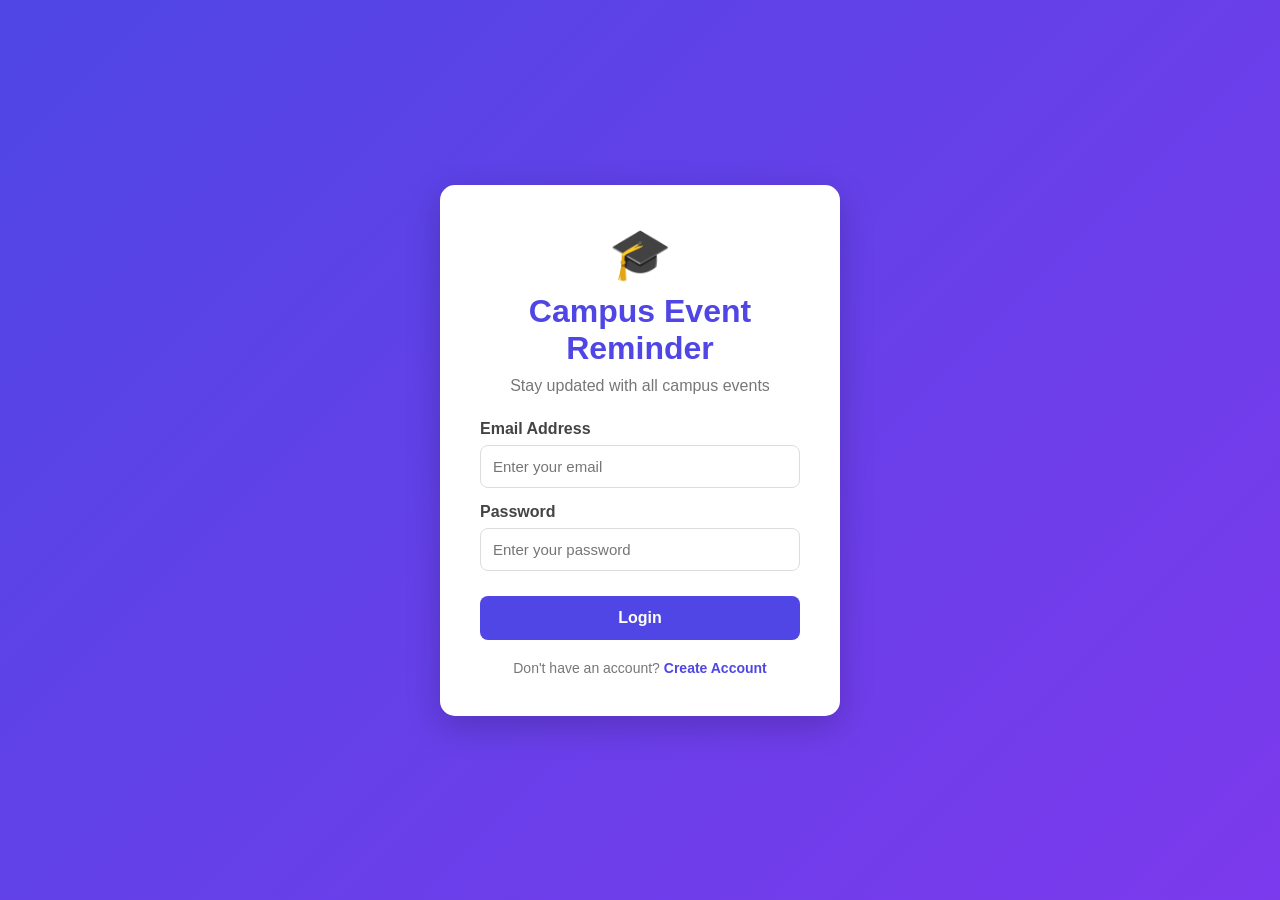
<file: index.html>
<!DOCTYPE html>
<html lang="en">
<head>
    <meta charset="UTF-8">
    <meta name="viewport" content="width=device-width, initial-scale=1.0">
    <title>Campus Event Reminder - Login</title>
    <link rel="stylesheet" href="style.css">
</head>
<body>

    <div class="login-container">

        <div class="login-box">
            <div class="logo">🎓</div>

            <h1>Campus Event Reminder</h1>
            <p class="subtitle">Stay updated with all campus events</p>

            <form action="events.html">

                <label for="email">Email Address</label>
                <input 
                    type="email" 
                    id="email" 
                    placeholder="Enter your email"
                    required
                >

                <label for="password">Password</label>
                <input 
                    type="password" 
                    id="password" 
                    placeholder="Enter your password"
                    required
                >

                <button type="submit" class="btn">
                    Login
                </button>

            </form>

            <p class="small-text">
                Don't have an account?
                <a href="#">Create Account</a>
            </p>
        </div>

    </div>

</body>
</html>
</file>
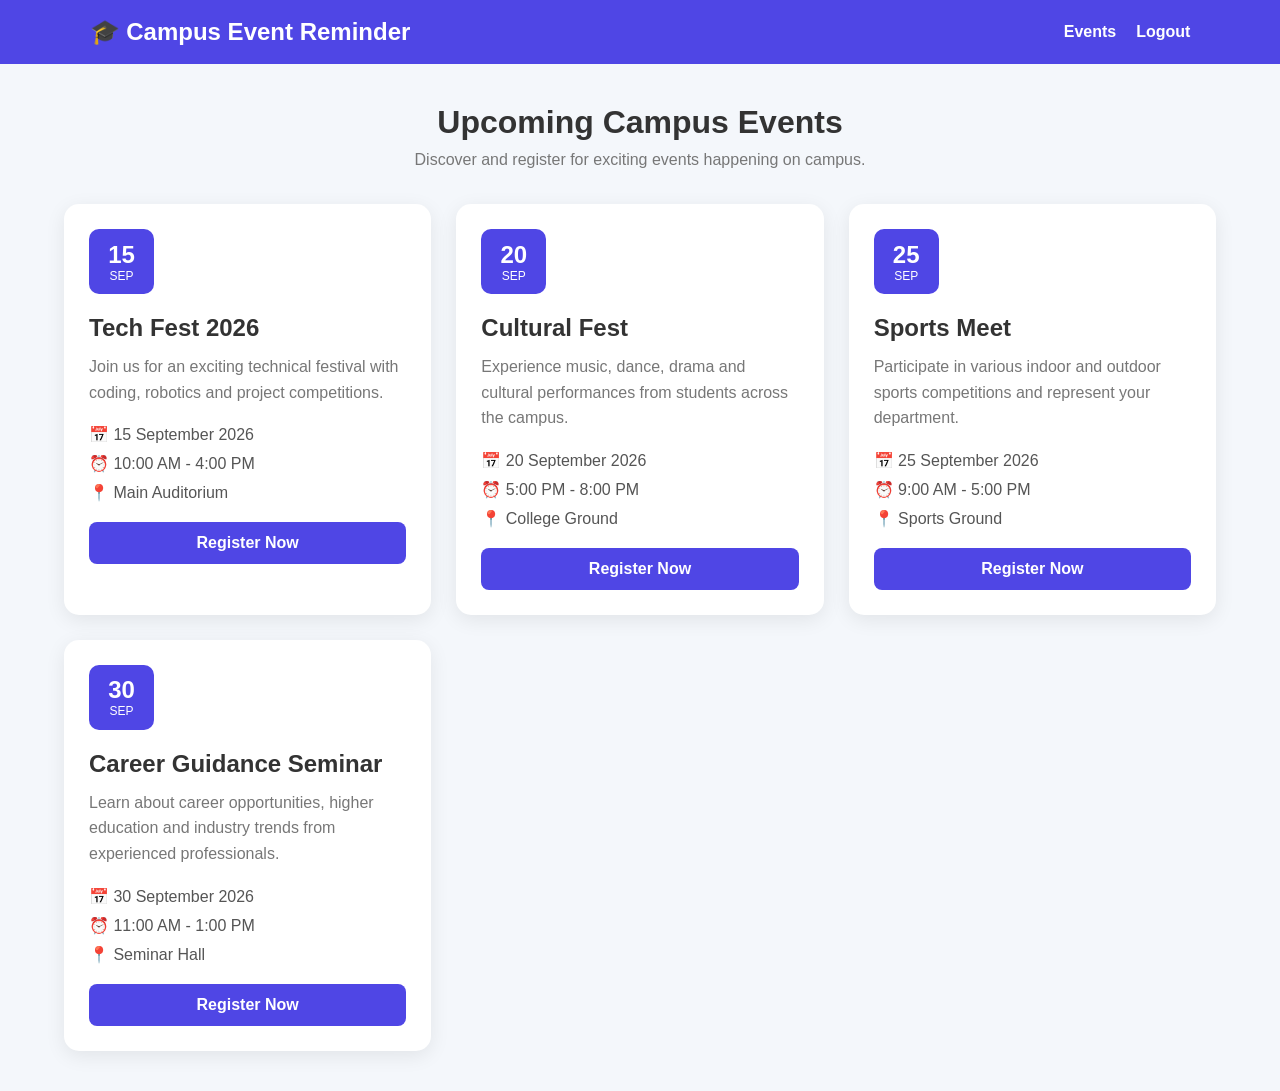
<file: events.html>
<!DOCTYPE html>
<html lang="en">
<head>
    <meta charset="UTF-8">
    <meta name="viewport" content="width=device-width, initial-scale=1.0">
    <title>Campus Events</title>
    <link rel="stylesheet" href="style.css">
</head>
<body>

    <header class="header">

        <div>
            <h1>🎓 Campus Event Reminder</h1>
        </div>

        <nav>
            <a href="events.html">Events</a>
            <a href="index.html">Logout</a>
        </nav>

    </header>

    <main class="event-container">

        <div class="welcome">
            <h2>Upcoming Campus Events</h2>
            <p>
                Discover and register for exciting events happening on campus.
            </p>
        </div>

        <div class="event-grid">

            <!-- Event 1 -->
            <div class="event-card">

                <div class="event-date">
                    <span>15</span>
                    <small>SEP</small>
                </div>

                <h2>Tech Fest 2026</h2>

                <p class="description">
                    Join us for an exciting technical festival with coding,
                    robotics and project competitions.
                </p>

                <div class="event-info">
                    📅 15 September 2026
                </div>

                <div class="event-info">
                    ⏰ 10:00 AM - 4:00 PM
                </div>

                <div class="event-info">
                    📍 Main Auditorium
                </div>

                <a href="register.html" class="register-btn">
                    Register Now
                </a>

            </div>


            <!-- Event 2 -->
            <div class="event-card">

                <div class="event-date">
                    <span>20</span>
                    <small>SEP</small>
                </div>

                <h2>Cultural Fest</h2>

                <p class="description">
                    Experience music, dance, drama and cultural performances
                    from students across the campus.
                </p>

                <div class="event-info">
                    📅 20 September 2026
                </div>

                <div class="event-info">
                    ⏰ 5:00 PM - 8:00 PM
                </div>

                <div class="event-info">
                    📍 College Ground
                </div>

                <a href="register.html" class="register-btn">
                    Register Now
                </a>

            </div>


            <!-- Event 3 -->
            <div class="event-card">

                <div class="event-date">
                    <span>25</span>
                    <small>SEP</small>
                </div>

                <h2>Sports Meet</h2>

                <p class="description">
                    Participate in various indoor and outdoor sports
                    competitions and represent your department.
                </p>

                <div class="event-info">
                    📅 25 September 2026
                </div>

                <div class="event-info">
                    ⏰ 9:00 AM - 5:00 PM
                </div>

                <div class="event-info">
                    📍 Sports Ground
                </div>

                <a href="register.html" class="register-btn">
                    Register Now
                </a>

            </div>


            <!-- Event 4 -->
            <div class="event-card">

                <div class="event-date">
                    <span>30</span>
                    <small>SEP</small>
                </div>

                <h2>Career Guidance Seminar</h2>

                <p class="description">
                    Learn about career opportunities, higher education
                    and industry trends from experienced professionals.
                </p>

                <div class="event-info">
                    📅 30 September 2026
                </div>

                <div class="event-info">
                    ⏰ 11:00 AM - 1:00 PM
                </div>

                <div class="event-info">
                    📍 Seminar Hall
                </div>

                <a href="register.html" class="register-btn">
                    Register Now
                </a>

            </div>

        </div>

    </main>

</body>
</html>
</file>
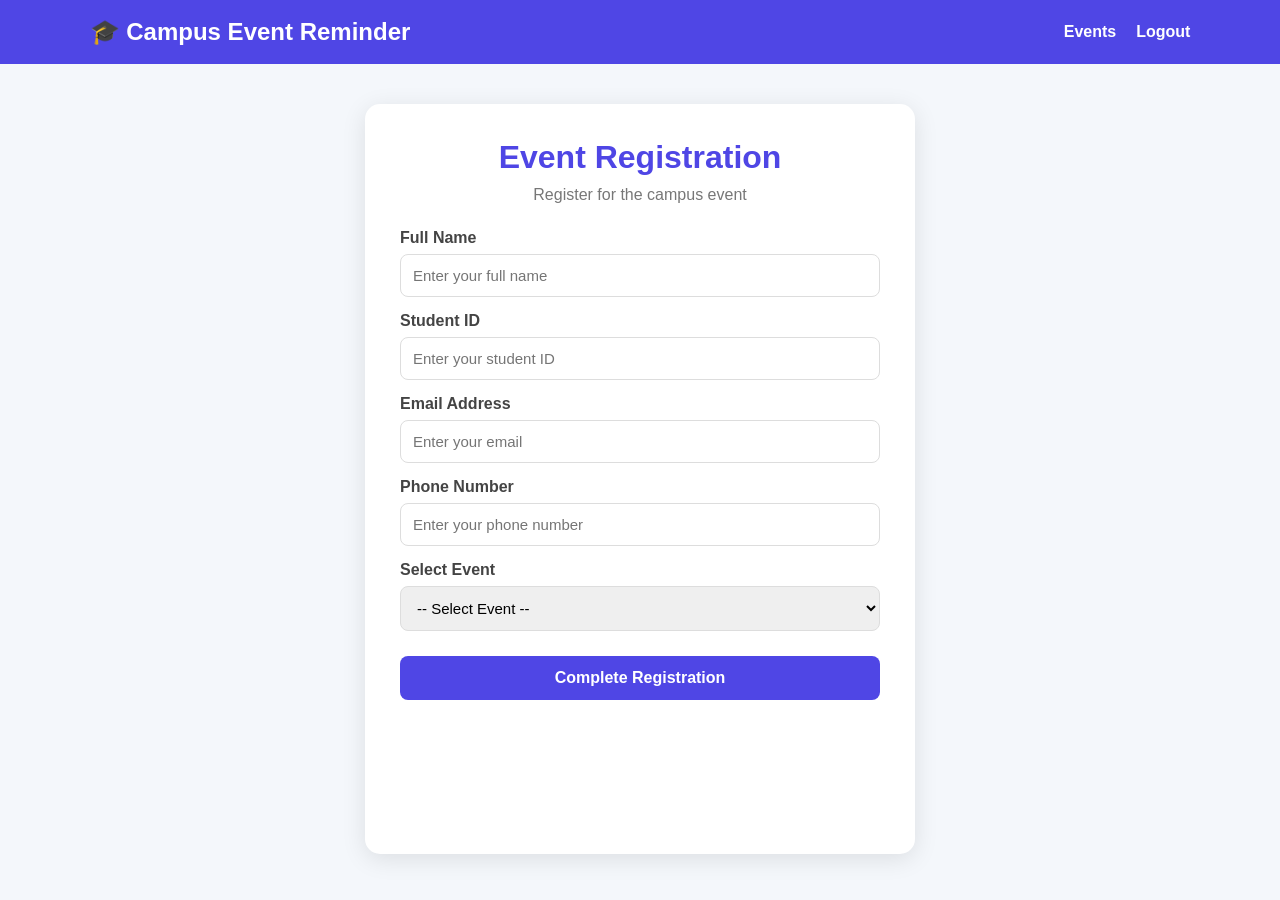
<file: register.html>
<!DOCTYPE html>
<html lang="en">
<head>
    <meta charset="UTF-8">
    <meta name="viewport" content="width=device-width, initial-scale=1.0">
    <title>Event Registration</title>
    <link rel="stylesheet" href="style.css">
</head>
<body>

    <header class="header">

        <h1>🎓 Campus Event Reminder</h1>

        <nav>
            <a href="events.html">Events</a>
            <a href="index.html">Logout</a>
        </nav>

    </header>


    <main class="registration-container">

        <div class="registration-box">

            <h1>Event Registration</h1>

            <p class="subtitle">
                Register for the campus event
            </p>

            <form action="success.html">

                <label for="name">Full Name</label>
                <input
                    type="text"
                    id="name"
                    placeholder="Enter your full name"
                    required
                >


                <label for="studentid">Student ID</label>
                <input
                    type="text"
                    id="studentid"
                    placeholder="Enter your student ID"
                    required
                >


                <label for="email">Email Address</label>
                <input
                    type="email"
                    id="email"
                    placeholder="Enter your email"
                    required
                >


                <label for="phone">Phone Number</label>
                <input
                    type="tel"
                    id="phone"
                    placeholder="Enter your phone number"
                    required
                >


                <label for="event">Select Event</label>

                <select id="event" required>

                    <option value="">
                        -- Select Event --
                    </option>

                    <option value="techfest">
                        Tech Fest 2026
                    </option>

                    <option value="cultural">
                        Cultural Fest
                    </option>

                    <option value="sports">
                        Sports Meet
                    </option>

                    <option value="career">
                        Career Guidance Seminar
                    </option>

                </select>

                <button type="submit" class="btn">
                    Complete Registration
                </button>

            </form>

        </div>

    </main>

</body>
</html>
</file>
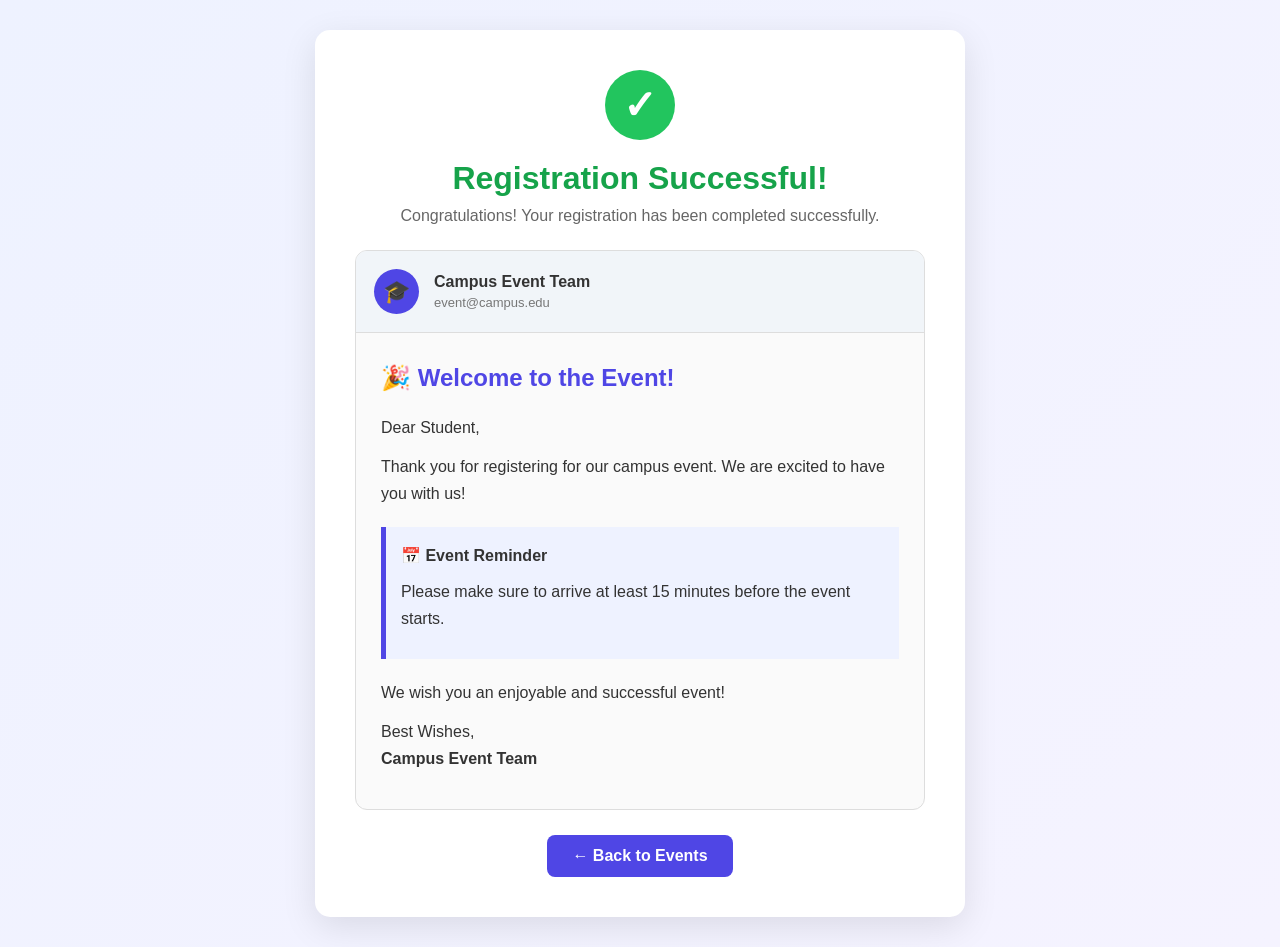
<file: success.html>
<!DOCTYPE html>
<html lang="en">
<head>
    <meta charset="UTF-8">
    <meta name="viewport" content="width=device-width, initial-scale=1.0">
    <title>Registration Successful</title>
    <link rel="stylesheet" href="style.css">
</head>
<body>

    <div class="success-container">

        <div class="success-box">

            <div class="success-icon">
                ✓
            </div>

            <h1>Registration Successful!</h1>

            <p class="success-message">
                Congratulations! Your registration has been completed
                successfully.
            </p>


            <!-- Email / Message Style -->
            <div class="message-card">

                <div class="message-header">
                    <div class="avatar">🎓</div>

                    <div>
                        <strong>Campus Event Team</strong>
                        <p>event@campus.edu</p>
                    </div>
                </div>


                <div class="message-body">

                    <h2>🎉 Welcome to the Event!</h2>

                    <p>
                        Dear Student,
                    </p>

                    <p>
                        Thank you for registering for our campus event.
                        We are excited to have you with us!
                    </p>

                    <div class="reminder">

                        <strong>📅 Event Reminder</strong>

                        <p>
                            Please make sure to arrive at least
                            15 minutes before the event starts.
                        </p>

                    </div>

                    <p>
                        We wish you an enjoyable and successful event!
                    </p>

                    <p>
                        Best Wishes,<br>
                        <strong>Campus Event Team</strong>
                    </p>

                </div>

            </div>


            <a href="events.html" class="back-btn">
                ← Back to Events
            </a>

        </div>

    </div>

</body>
</html>
</file>
<file: style.css>
/* =====================================
   GENERAL
===================================== */

* {
    margin: 0;
    padding: 0;
    box-sizing: border-box;
}

body {
    font-family: Arial, Helvetica, sans-serif;
    background: #f4f7fb;
    color: #333;
}

a {
    text-decoration: none;
}


/* =====================================
   LOGIN PAGE
===================================== */

.login-container {
    min-height: 100vh;
    display: flex;
    justify-content: center;
    align-items: center;

    background: linear-gradient(
        135deg,
        #4f46e5,
        #7c3aed
    );
}

.login-box {
    width: 400px;
    background: white;
    padding: 40px;
    border-radius: 15px;

    box-shadow: 0 10px 35px rgba(0, 0, 0, 0.2);

    text-align: center;
}

.logo {
    font-size: 50px;
    margin-bottom: 10px;
}

.login-box h1 {
    color: #4f46e5;
    margin-bottom: 10px;
}

.subtitle {
    color: #777;
    margin-bottom: 25px;
}


/* =====================================
   FORM
===================================== */

form {
    text-align: left;
}

label {
    display: block;
    margin-top: 15px;
    margin-bottom: 7px;
    font-weight: bold;
    color: #444;
}

input,
select,
textarea {
    width: 100%;
    padding: 12px;

    border: 1px solid #ddd;
    border-radius: 8px;

    font-size: 15px;
    outline: none;
}

input:focus,
select:focus,
textarea:focus {
    border-color: #4f46e5;

    box-shadow: 0 0 5px
        rgba(79, 70, 229, 0.2);
}

textarea {
    resize: vertical;
}


/* =====================================
   BUTTON
===================================== */

.btn {
    width: 100%;

    margin-top: 25px;

    padding: 13px;

    border: none;
    border-radius: 8px;

    background: #4f46e5;
    color: white;

    font-size: 16px;
    font-weight: bold;

    cursor: pointer;
}

.btn:hover {
    background: #3730a3;
}

.small-text {
    margin-top: 20px;
    color: #777;
    font-size: 14px;
}

.small-text a {
    color: #4f46e5;
    font-weight: bold;
}


/* =====================================
   HEADER
===================================== */

.header {
    background: #4f46e5;
    color: white;

    padding: 18px 7%;

    display: flex;
    justify-content: space-between;
    align-items: center;
}

.header h1 {
    font-size: 24px;
}

.header nav {
    display: flex;
    gap: 20px;
}

.header nav a {
    color: white;
    font-weight: bold;
}

.header nav a:hover {
    color: #ddd;
}


/* =====================================
   EVENTS PAGE
===================================== */

.event-container {
    width: 90%;
    max-width: 1200px;

    margin: 40px auto;
}

.welcome {
    text-align: center;
    margin-bottom: 35px;
}

.welcome h2 {
    font-size: 32px;
    color: #333;
    margin-bottom: 10px;
}

.welcome p {
    color: #777;
}


/* Event Grid */

.event-grid {
    display: grid;

    grid-template-columns:
        repeat(auto-fit, minmax(280px, 1fr));

    gap: 25px;
}


/* Event Card */

.event-card {
    background: white;

    padding: 25px;

    border-radius: 15px;

    box-shadow:
        0 5px 20px rgba(0, 0, 0, 0.08);

    transition: 0.3s;
}

.event-card:hover {
    transform: translateY(-5px);

    box-shadow:
        0 10px 25px rgba(0, 0, 0, 0.15);
}


/* Date */

.event-date {
    width: 65px;
    height: 65px;

    background: #4f46e5;
    color: white;

    border-radius: 10px;

    display: flex;
    flex-direction: column;

    justify-content: center;
    align-items: center;

    margin-bottom: 20px;
}

.event-date span {
    font-size: 24px;
    font-weight: bold;
}

.event-date small {
    font-size: 12px;
}

.event-card h2 {
    color: #333;
    margin-bottom: 12px;
}

.description {
    color: #777;
    line-height: 1.6;
    margin-bottom: 20px;
}

.event-info {
    margin: 10px 0;
    color: #555;
}


/* Register Button */

.register-btn {
    display: block;

    text-align: center;

    background: #4f46e5;
    color: white;

    padding: 12px;

    margin-top: 20px;

    border-radius: 8px;

    font-weight: bold;
}

.register-btn:hover {
    background: #3730a3;
}


/* =====================================
   REGISTRATION PAGE
===================================== */

.registration-container {
    min-height: calc(100vh - 70px);

    display: flex;
    justify-content: center;

    padding: 40px 20px;
}

.registration-box {
    width: 550px;

    background: white;

    padding: 35px;

    border-radius: 15px;

    box-shadow:
        0 5px 25px rgba(0, 0, 0, 0.1);
}

.registration-box h1 {
    color: #4f46e5;
    text-align: center;
    margin-bottom: 10px;
}

.registration-box .subtitle {
    text-align: center;
}


/* =====================================
   SUCCESS PAGE
===================================== */

.success-container {
    min-height: 100vh;

    display: flex;
    justify-content: center;
    align-items: center;

    background: linear-gradient(
        135deg,
        #eef2ff,
        #f5f3ff
    );

    padding: 30px;
}

.success-box {
    width: 650px;

    background: white;

    padding: 40px;

    border-radius: 15px;

    text-align: center;

    box-shadow:
        0 10px 35px rgba(0, 0, 0, 0.1);
}

.success-icon {
    width: 70px;
    height: 70px;

    background: #22c55e;
    color: white;

    border-radius: 50%;

    margin: 0 auto 20px;

    display: flex;
    justify-content: center;
    align-items: center;

    font-size: 40px;
    font-weight: bold;
}

.success-box h1 {
    color: #16a34a;
    margin-bottom: 10px;
}

.success-message {
    color: #666;
    margin-bottom: 25px;
}


/* =====================================
   EMAIL / MESSAGE CARD
===================================== */

.message-card {
    text-align: left;

    border: 1px solid #ddd;

    border-radius: 12px;

    overflow: hidden;

    margin-top: 25px;

    background: #fafafa;
}

.message-header {
    display: flex;
    align-items: center;

    gap: 15px;

    padding: 18px;

    background: #f1f5f9;

    border-bottom: 1px solid #ddd;
}

.avatar {
    width: 45px;
    height: 45px;

    border-radius: 50%;

    background: #4f46e5;

    display: flex;
    justify-content: center;
    align-items: center;

    font-size: 22px;
}

.message-header p {
    color: #777;
    font-size: 13px;
    margin-top: 4px;
}

.message-body {
    padding: 25px;

    line-height: 1.7;
}

.message-body h2 {
    color: #4f46e5;
    margin-bottom: 15px;
}

.message-body p {
    margin-bottom: 12px;
}

.reminder {
    background: #eef2ff;

    border-left: 5px solid #4f46e5;

    padding: 15px;

    margin: 20px 0;
}

.reminder p {
    margin-top: 8px;
}


/* =====================================
   BACK BUTTON
===================================== */

.back-btn {
    display: inline-block;

    margin-top: 25px;

    background: #4f46e5;

    color: white;

    padding: 12px 25px;

    border-radius: 8px;

    font-weight: bold;
}

.back-btn:hover {
    background: #3730a3;
}


/* =====================================
   RESPONSIVE DESIGN
===================================== */

@media (max-width: 600px) {

    .login-box {
        width: 90%;
        padding: 30px 20px;
    }

    .header {
        flex-direction: column;
        gap: 15px;
        text-align: center;
    }

    .header h1 {
        font-size: 20px;
    }

    .event-container {
        width: 92%;
    }

    .welcome h2 {
        font-size: 25px;
    }

    .registration-box {
        width: 100%;
        padding: 25px 20px;
    }

    .success-box {
        width: 100%;
        padding: 25px 15px;
    }

    .message-body {
        padding: 18px;
    }
}
</file>
